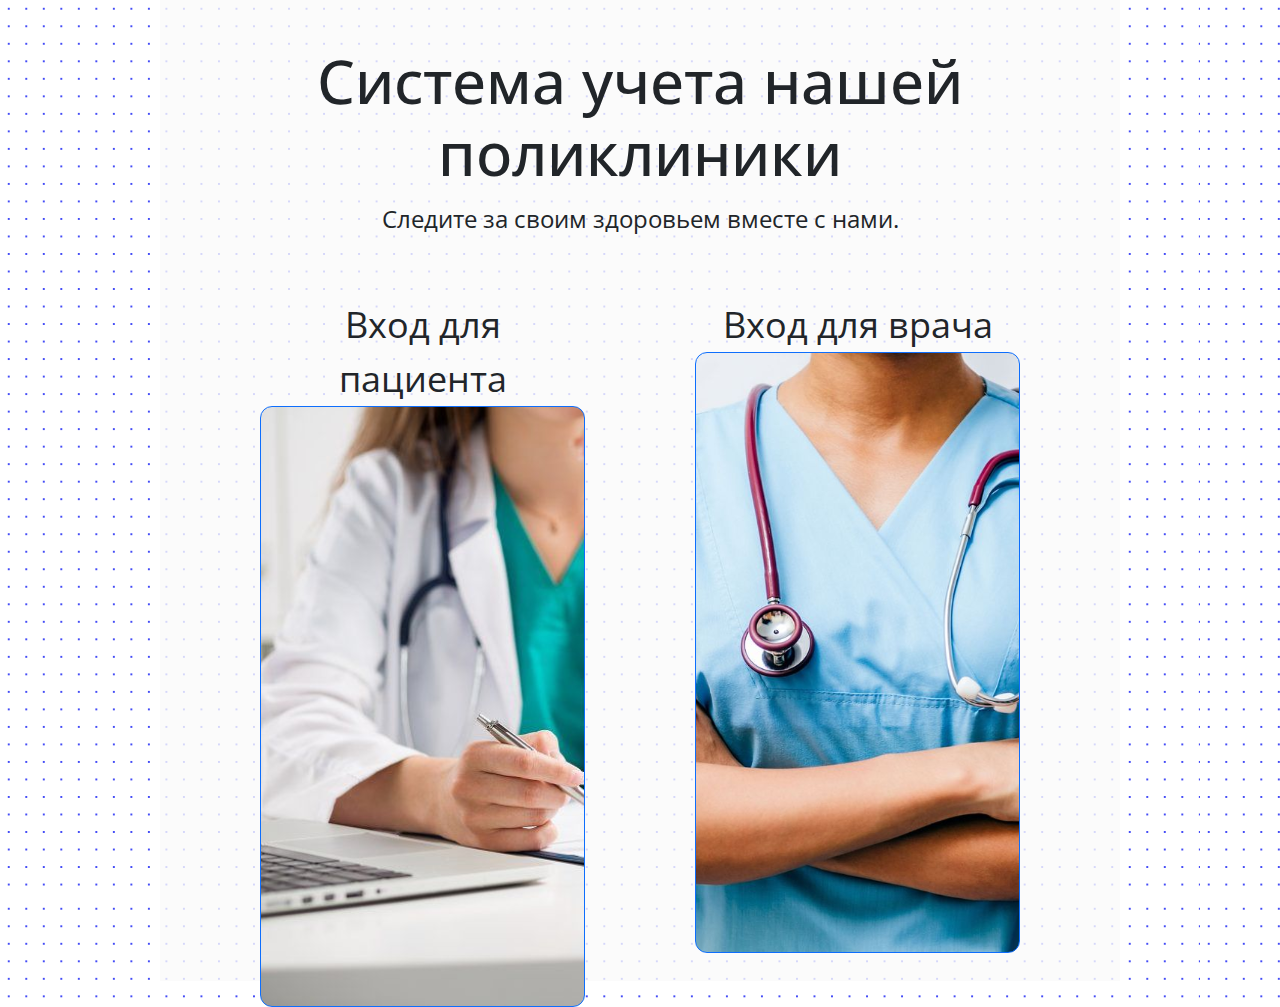
<file: prototype/index.html>
<!DOCTYPE html>
<html lang="en">

<head>
  <meta charset="UTF-8">
  <meta name="viewport" content="width=device-width, initial-scale=1.0">
  <link href="https://cdn.jsdelivr.net/npm/bootstrap@5.3.3/dist/css/bootstrap.min.css" rel="stylesheet"
    integrity="sha384-QWTKZyjpPEjISv5WaRU9OFeRpok6YctnYmDr5pNlyT2bRjXh0JMhjY6hW+ALEwIH" crossorigin="anonymous">
  <script src="https://cdn.jsdelivr.net/npm/bootstrap@5.3.3/dist/js/bootstrap.bundle.min.js"
    integrity="sha384-YvpcrYf0tY3lHB60NNkmXc5s9fDVZLESaAA55NDzOxhy9GkcIdslK1eN7N6jIeHz"
    crossorigin="anonymous"></script>
  <link rel="stylesheet" href="styles/base.css">
  <link rel="stylesheet" href="styles/index.css">
  <title></title>
</head>

<body>
  <main class="content w-75 mx-auto">
    <div class="container h-100">
      <div class="row">
        <div class="col text-center">
          <h1>Cистема учета нашей поликлиники</h1>
          <p>Следите за своим здоровьем вместе с нами.</p>
        </div>
      </div>
      <div class="row">
        <div class="col-md-6 d-flex align-items-center justify-content-center" style="height: 75vh;">
          <a href="patient-cabinet.html" class="container btn h-100 w-100 p-4">
            <p class="card-title landing-button-title">Вход для пациента</p>
            <div class="btn btn-primary btn-custom btn-custom-patient btn-lg h-100 w-100"></div>
          </a>
        </div>
        <div class="col-md-6 d-flex align-items-center justify-content-center" style="height: 75vh;">
          <a href="doctor/doctor-cabinet.html" class="container btn h-100 w-100 p-4">
            <p class="card-title landing-button-title">Вход для врача</p>
            <div class="btn btn-primary btn-custom btn-custom-doctor btn-lg h-100 w-100"></div>
          </a>
        </div>
      </div>
    </div>
  </main>
</body>

</html>
</file>
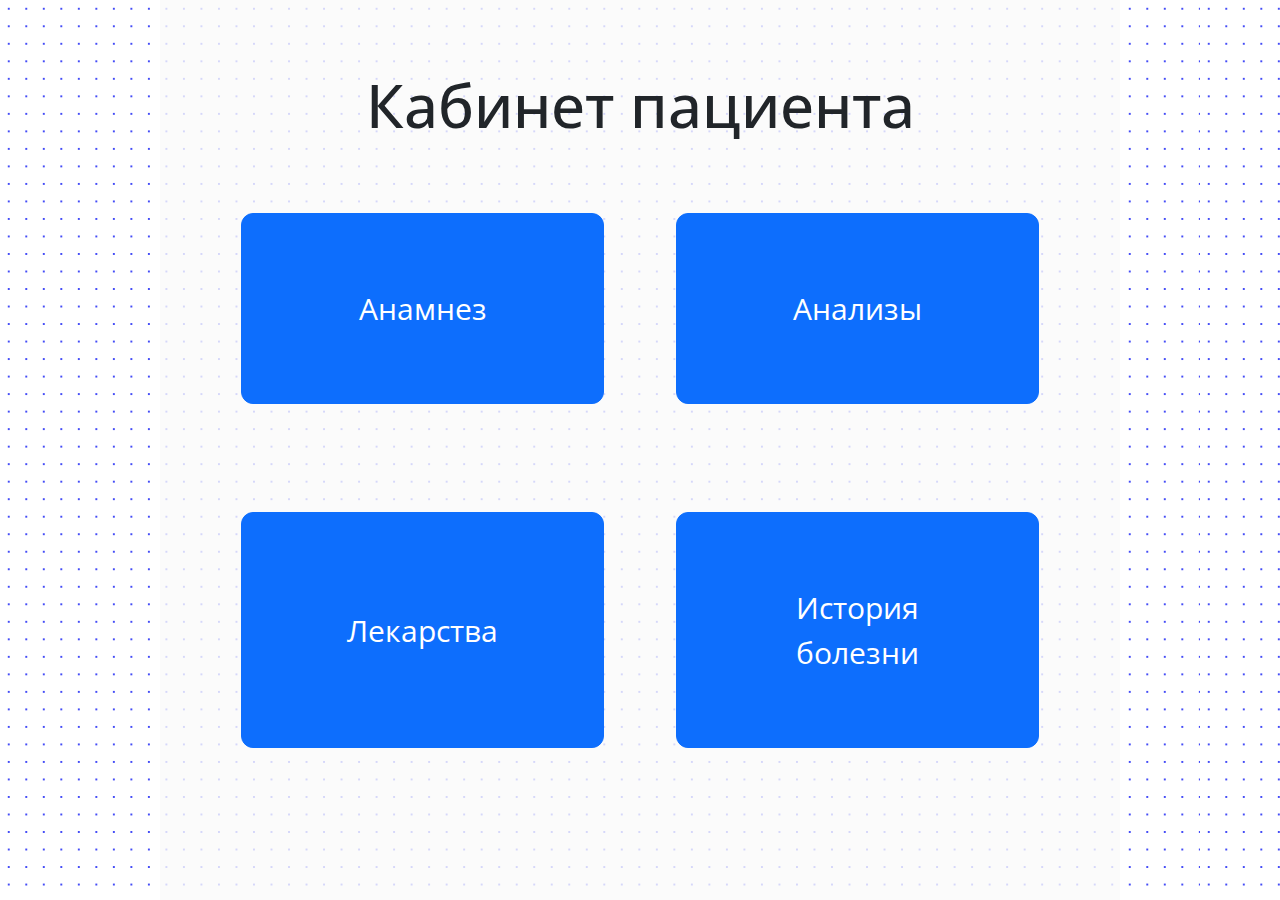
<file: prototype/patient-cabinet.html>
<!DOCTYPE html>
<html lang="en">

<head>
  <meta charset="UTF-8">
  <meta name="viewport" content="width=device-width, initial-scale=1.0">
  <link href="https://cdn.jsdelivr.net/npm/bootstrap@5.3.3/dist/css/bootstrap.min.css" rel="stylesheet"
    integrity="sha384-QWTKZyjpPEjISv5WaRU9OFeRpok6YctnYmDr5pNlyT2bRjXh0JMhjY6hW+ALEwIH" crossorigin="anonymous">
  <script src="https://cdn.jsdelivr.net/npm/bootstrap@5.3.3/dist/js/bootstrap.bundle.min.js"
    integrity="sha384-YvpcrYf0tY3lHB60NNkmXc5s9fDVZLESaAA55NDzOxhy9GkcIdslK1eN7N6jIeHz"
    crossorigin="anonymous"></script>
  <link rel="stylesheet" href="styles/base.css">
  <link rel="stylesheet" href="styles/index.css">
  <title></title>
</head>

<body>
  <main class="content w-75 mx-auto">
    <header class="text-center p-3">
      <h1>Кабинет пациента</h1>
    </header>
    <div class="container h-100">
      <div class="row row-cols-1 row-cols-md-2 g-4 h-50">
        <div class="col p-4 d-flex align-items-center justify-content-center">
          <a href="#" class="btn btn-primary btn-lg h-100 w-100 text-center d-flex align-items-center justify-content-center cabinet-link">Анамнез</a>
        </div>
        <div class="col p-4 d-flex align-items-center justify-content-center">
          <a href="#" class="btn btn-primary btn-lg h-100 w-100 text-center d-flex align-items-center justify-content-center cabinet-link">Анализы</a>
        </div>
        <div class="col p-4 d-flex align-items-center justify-content-center">
          <a href="#" class="btn btn-primary btn-lg h-100 w-100 text-center d-flex align-items-center justify-content-center cabinet-link">Лекарства</a>
        </div>
        <div class="col p-4 d-flex align-items-center justify-content-center">
          <a href="patient/history.html" class="btn btn-primary btn-lg h-100 w-100 text-center d-flex align-items-center justify-content-center cabinet-link">История болезни</a>
        </div>
      </div>
    </div>
  </main>
</body>

</html>
</file>
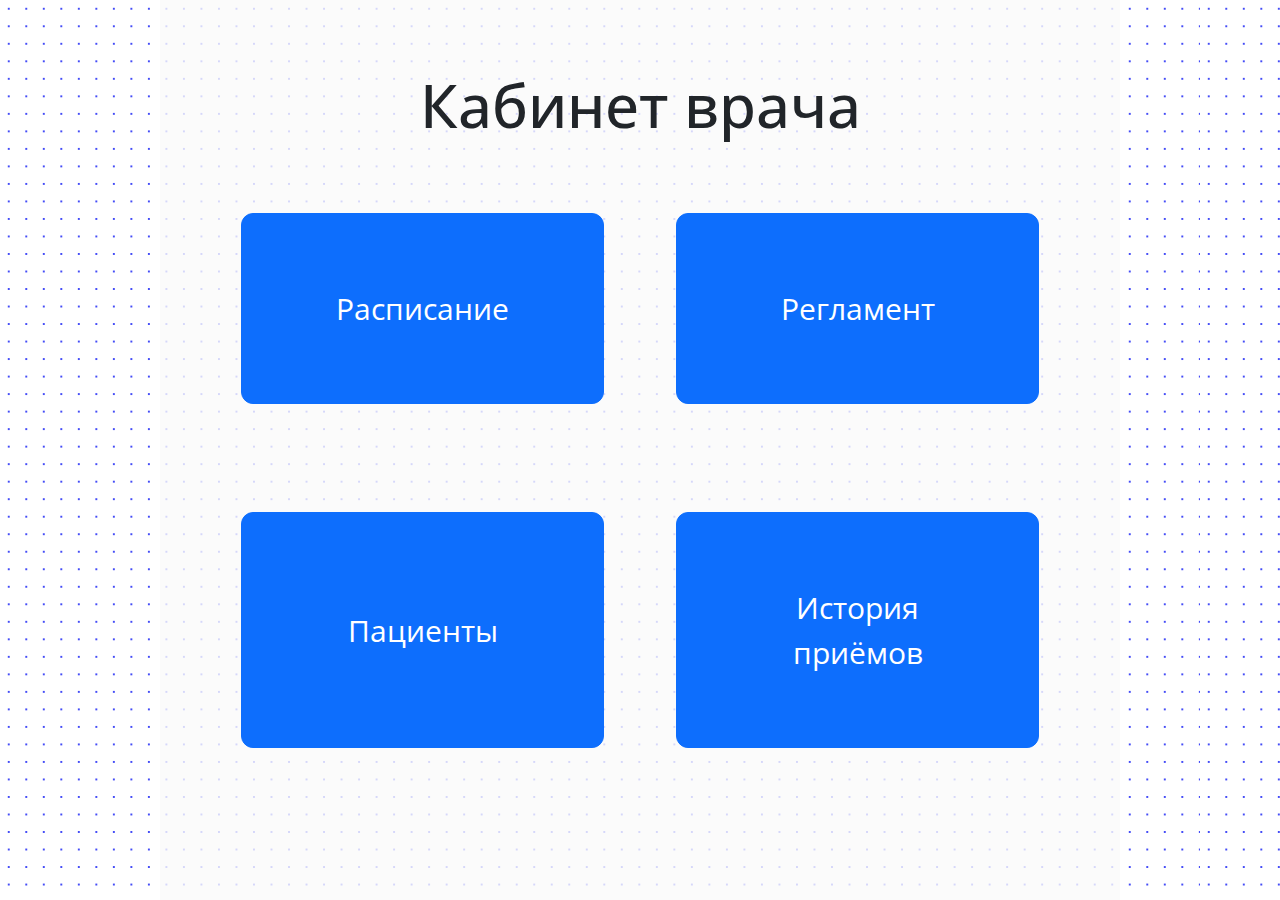
<file: prototype/doctor/doctor-cabinet.html>
<!DOCTYPE html>
<html lang="en">

<head>
  <meta charset="UTF-8">
  <meta name="viewport" content="width=device-width, initial-scale=1.0">
  <link href="https://cdn.jsdelivr.net/npm/bootstrap@5.3.3/dist/css/bootstrap.min.css" rel="stylesheet"
    integrity="sha384-QWTKZyjpPEjISv5WaRU9OFeRpok6YctnYmDr5pNlyT2bRjXh0JMhjY6hW+ALEwIH" crossorigin="anonymous">
  <script src="https://cdn.jsdelivr.net/npm/bootstrap@5.3.3/dist/js/bootstrap.bundle.min.js"
    integrity="sha384-YvpcrYf0tY3lHB60NNkmXc5s9fDVZLESaAA55NDzOxhy9GkcIdslK1eN7N6jIeHz"
    crossorigin="anonymous"></script>
  <link rel="stylesheet" href="../styles/base.css">
  <link rel="stylesheet" href="../styles/index.css">
  <title></title>
</head>

<body>
  <main class="content w-75 mx-auto">
    <header class="text-center p-3">
      <h1>Кабинет врача</h1>
    </header>
    <div class="container h-100">
      <div class="row row-cols-1 row-cols-md-2 g-4 h-50">
        <div class="col p-4 d-flex align-items-center justify-content-center">
          <a href="doctor-schedule.html"
            class="btn btn-primary btn-lg h-100 w-100 text-center d-flex align-items-center justify-content-center cabinet-link">Расписание</a>
        </div>
        <div class="col p-4 d-flex align-items-center justify-content-center">
          <a href="#"
            class="btn btn-primary btn-lg h-100 w-100 text-center d-flex align-items-center justify-content-center cabinet-link">Регламент</a>
        </div>
        <div class="col p-4 d-flex align-items-center justify-content-center">
          <a href="doctor-patients.html"
            class="btn btn-primary btn-lg h-100 w-100 text-center d-flex align-items-center justify-content-center cabinet-link">Пациенты</a>
        </div>
        <div class="col p-4 d-flex align-items-center justify-content-center">
          <a href="#"
            class="btn btn-primary btn-lg h-100 w-100 text-center d-flex align-items-center justify-content-center cabinet-link">История
            приёмов</a>
        </div>
      </div>
    </div>
  </main>
</body>

</html>
</file>
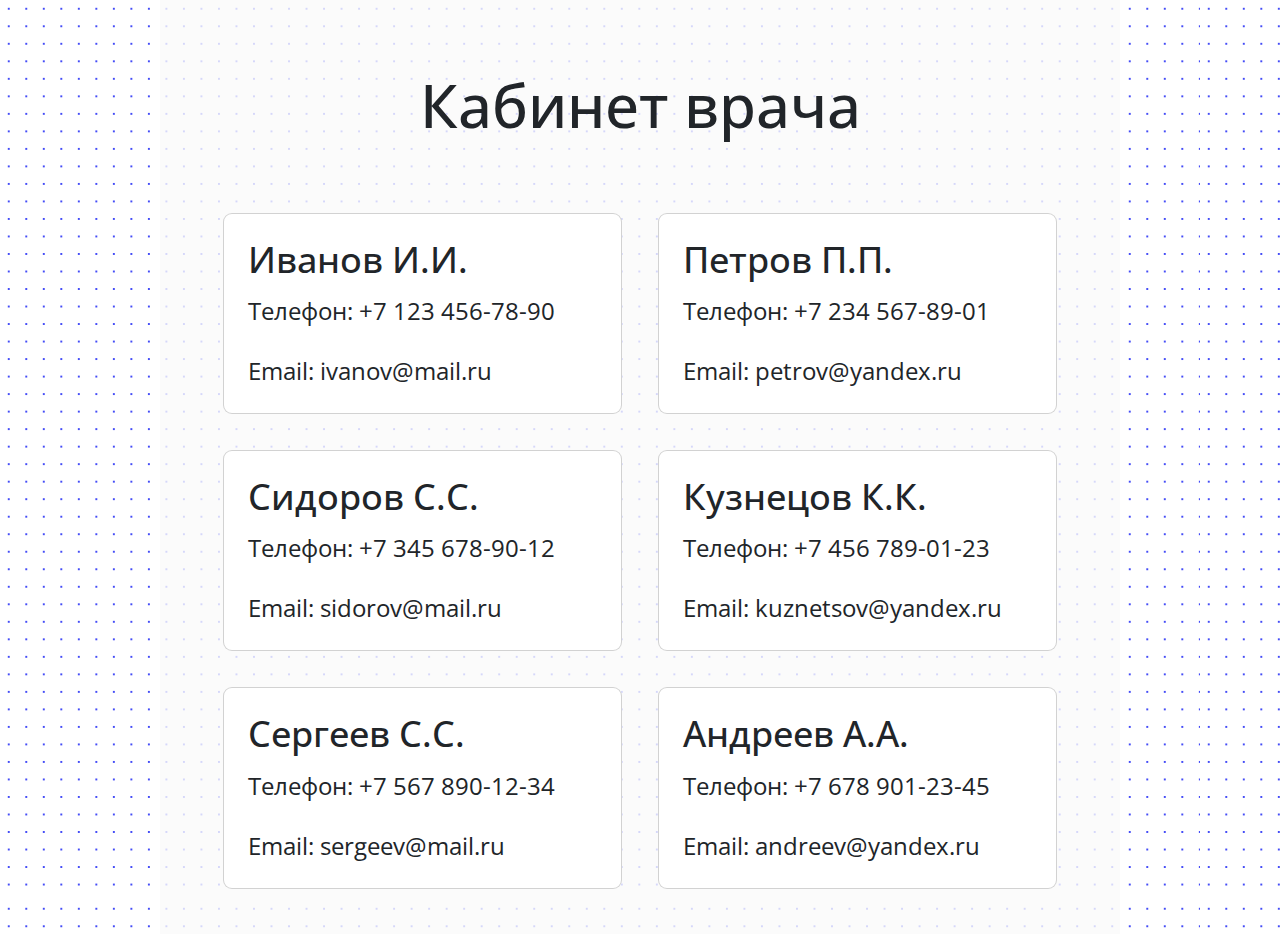
<file: prototype/doctor/doctor-patients.html>
<!DOCTYPE html>
<html lang="en">

<head>
  <meta charset="UTF-8">
  <meta name="viewport" content="width=device-width, initial-scale=1.0">
  <link href="https://cdn.jsdelivr.net/npm/bootstrap@5.3.3/dist/css/bootstrap.min.css" rel="stylesheet"
    integrity="sha384-QWTKZyjpPEjISv5WaRU9OFeRpok6YctnYmDr5pNlyT2bRjXh0JMhjY6hW+ALEwIH" crossorigin="anonymous">
  <script src="https://cdn.jsdelivr.net/npm/bootstrap@5.3.3/dist/js/bootstrap.bundle.min.js"
    integrity="sha384-YvpcrYf0tY3lHB60NNkmXc5s9fDVZLESaAA55NDzOxhy9GkcIdslK1eN7N6jIeHz"
    crossorigin="anonymous"></script>
  <link rel="stylesheet" href="../styles/base.css">
  <link rel="stylesheet" href="../styles/index.css">
  <title></title>
</head>

<body>
  <main class="content w-75 mx-auto">
    <header class="text-center p-3">
      <h1>Кабинет врача</h1>
    </header>
    <div class="container mt-4">
      <div class="row row-cols-1 row-cols-md-2 g-4">
        <div class="col">
          <div class="card">
            <div class="card-body">
              <h5 class="card-title">Иванов И.И.</h5>
              <p class="card-text">Телефон: +7 123 456-78-90</p>
              <p class="card-text">Email: ivanov@mail.ru</p>
            </div>
          </div>
        </div>
        <div class="col">
          <div class="card">
            <div class="card-body">
              <h5 class="card-title">Петров П.П.</h5>
              <p class="card-text">Телефон: +7 234 567-89-01</p>
              <p class="card-text">Email: petrov@yandex.ru</p>
            </div>
          </div>
        </div>
        <div class="col">
          <div class="card">
            <div class="card-body">
              <h5 class="card-title">Сидоров С.С.</h5>
              <p class="card-text">Телефон: +7 345 678-90-12</p>
              <p class="card-text">Email: sidorov@mail.ru</p>
            </div>
          </div>
        </div>
        <div class="col">
          <div class="card">
            <div class="card-body">
              <h5 class="card-title">Кузнецов К.К.</h5>
              <p class="card-text">Телефон: +7 456 789-01-23</p>
              <p class="card-text">Email: kuznetsov@yandex.ru</p>
            </div>
          </div>
        </div>
        <div class="col">
          <div class="card">
            <div class="card-body">
              <h5 class="card-title">Сергеев С.С.</h5>
              <p class="card-text">Телефон: +7 567 890-12-34</p>
              <p class="card-text">Email: sergeev@mail.ru</p>
            </div>
          </div>
        </div>
        <div class="col">
          <div class="card">
            <div class="card-body">
              <h5 class="card-title">Андреев А.А.</h5>
              <p class="card-text">Телефон: +7 678 901-23-45</p>
              <p class="card-text">Email: andreev@yandex.ru</p>
            </div>
          </div>
        </div>
      </div>
    </div>
  </main>
</body>

</html>
</file>
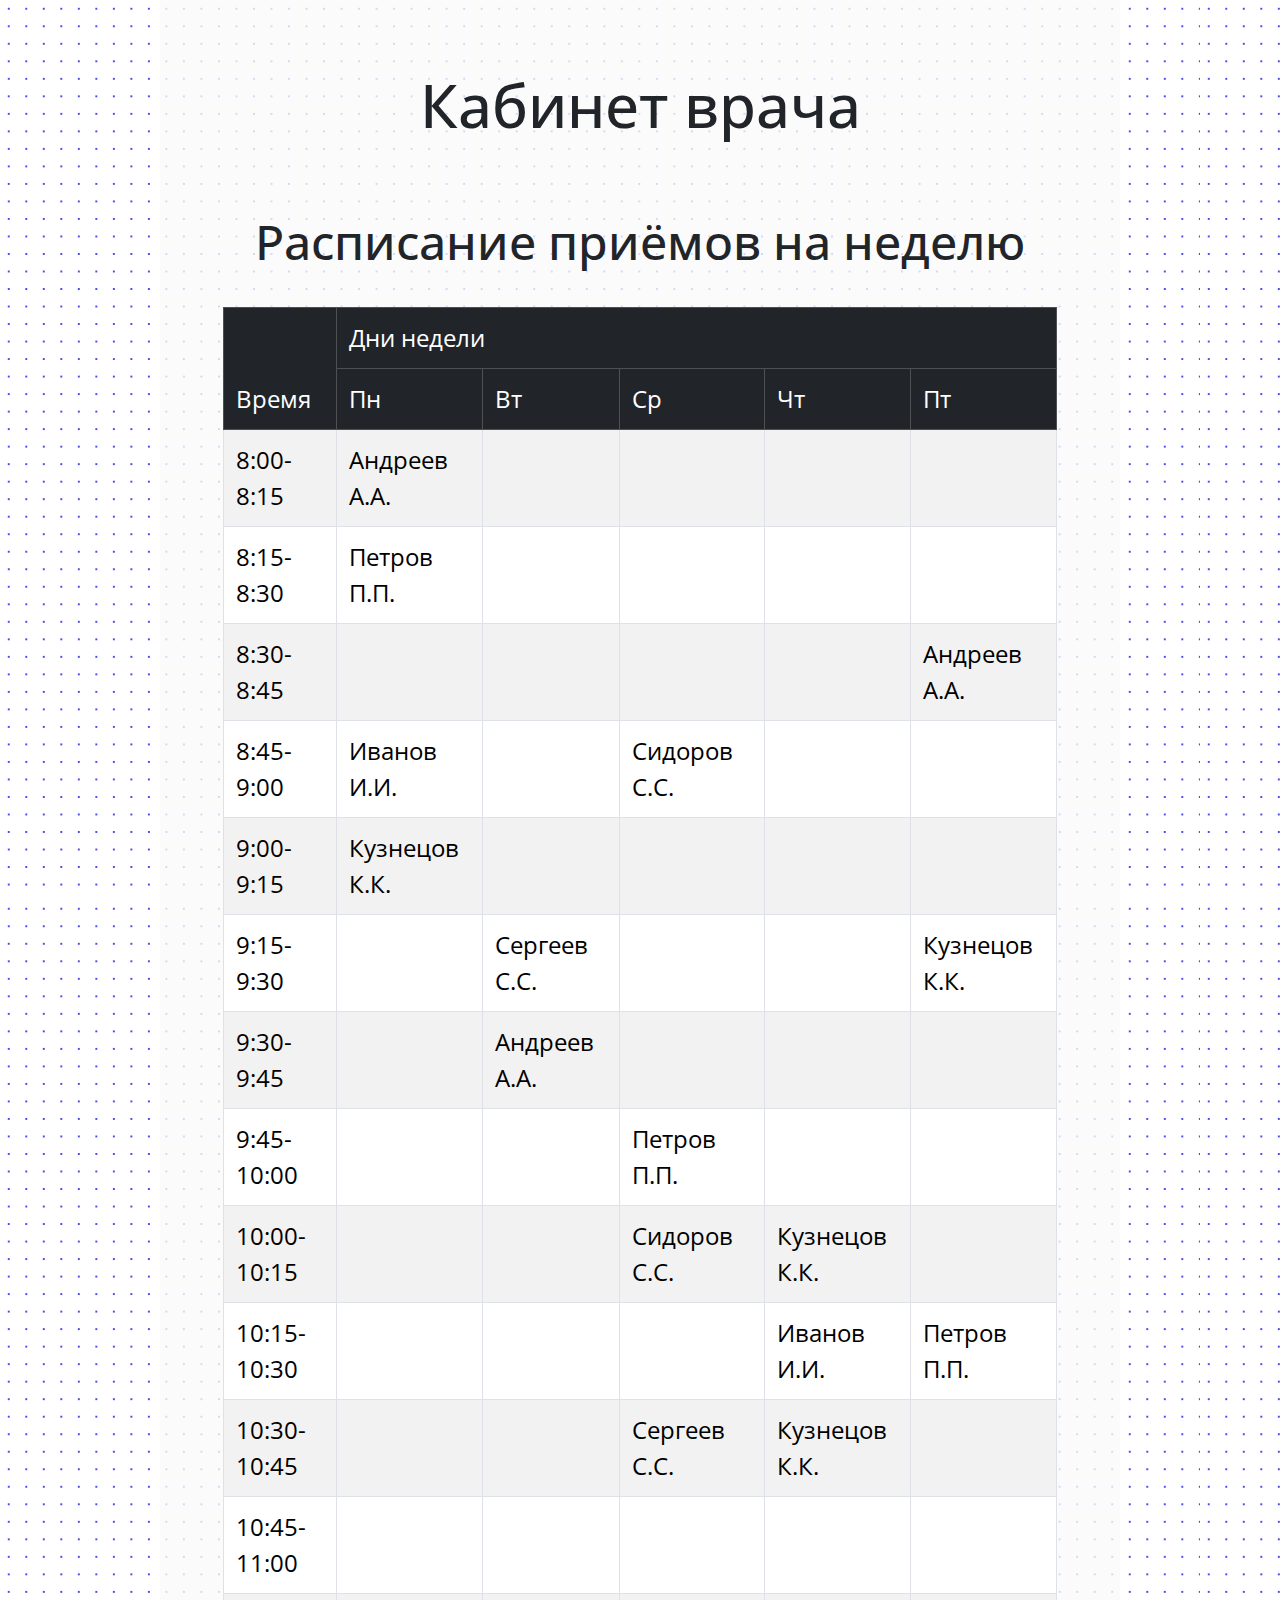
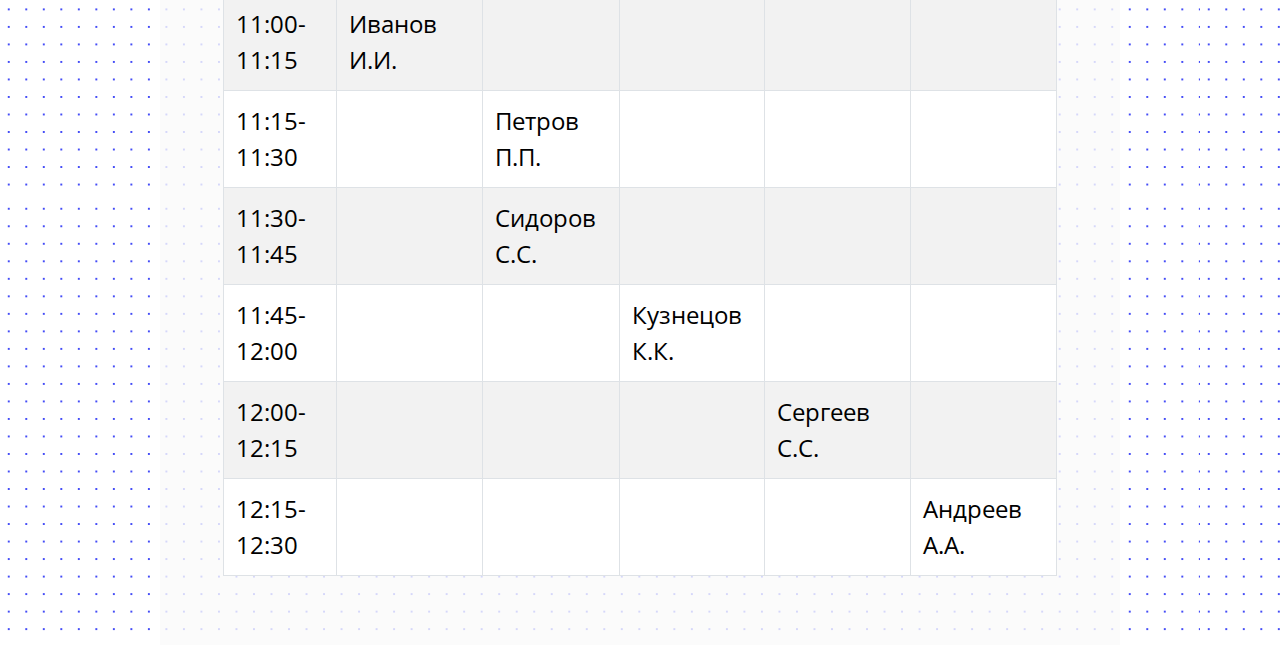
<file: prototype/doctor/doctor-schedule.html>
<!DOCTYPE html>
<html lang="en">

<head>
  <meta charset="UTF-8">
  <meta name="viewport" content="width=device-width, initial-scale=1.0">
  <link href="https://cdn.jsdelivr.net/npm/bootstrap@5.3.3/dist/css/bootstrap.min.css" rel="stylesheet"
    integrity="sha384-QWTKZyjpPEjISv5WaRU9OFeRpok6YctnYmDr5pNlyT2bRjXh0JMhjY6hW+ALEwIH" crossorigin="anonymous">
  <script src="https://cdn.jsdelivr.net/npm/bootstrap@5.3.3/dist/js/bootstrap.bundle.min.js"
    integrity="sha384-YvpcrYf0tY3lHB60NNkmXc5s9fDVZLESaAA55NDzOxhy9GkcIdslK1eN7N6jIeHz"
    crossorigin="anonymous"></script>
  <link rel="stylesheet" href="../styles/base.css">
  <link rel="stylesheet" href="../styles/index.css">
  <title></title>
</head>

<body>
  <main class="content w-75 mx-auto">
    <header class="text-center p-3">
      <h1>Кабинет врача</h1>
    </header>
    <div class="container mt-4">
      <h2 class="mb-4 text-center">Расписание приёмов на неделю</h2>
      <table class="table table-striped table-bordered">
        <thead class="table-dark">
          <tr>
            <th rowspan="2">Время</th>
            <th colspan="5">Дни недели</th>
          </tr>
          <tr>
            <th>Пн</th>
            <th>Вт</th>
            <th>Ср</th>
            <th>Чт</th>
            <th>Пт</th>
          </tr>
        </thead>
        <tbody>
          <tr>
            <td>8:00-8:15</td>
            <td>Андреев А.А.</td>
            <td></td>
            <td></td>
            <td></td>
            <td></td>
          </tr>
          <tr>
            <td>8:15-8:30</td>
            <td>Петров П.П.</td>
            <td></td>
            <td></td>
            <td></td>
            <td></td>
          </tr>
          <tr>
            <td>8:30-8:45</td>
            <td></td>
            <td></td>
            <td></td>
            <td></td>
            <td>Андреев А.А.</td>
          </tr>
          <tr>
            <td>8:45-9:00</td>
            <td>Иванов И.И.</td>
            <td></td>
            <td>Сидоров С.С.</td>
            <td></td>
            <td></td>
          </tr>
          <tr>
            <td>9:00-9:15</td>
            <td>Кузнецов К.К.</td>
            <td></td>
            <td></td>
            <td></td>
            <td></td>
          </tr>
          <tr>
            <td>9:15-9:30</td>
            <td></td>
            <td>Сергеев С.С.</td>
            <td></td>
            <td></td>
            <td>Кузнецов К.К.</td>
          </tr>
          <tr>
            <td>9:30-9:45</td>
            <td></td>
            <td>Андреев А.А.</td>
            <td></td>
            <td></td>
            <td></td>
          </tr>
          <tr>
            <td>9:45-10:00</td>
            <td></td>
            <td></td>
            <td>Петров П.П.</td>
            <td></td>
            <td></td>
          </tr>
          <tr>
            <td>10:00-10:15</td>
            <td></td>
            <td></td>
            <td>Сидоров С.С.</td>
            <td>Кузнецов К.К.</td>
            <td></td>
          </tr>
          <tr>
            <td>10:15-10:30</td>
            <td></td>
            <td></td>
            <td></td>
            <td>Иванов И.И.</td>
            <td>Петров П.П.</td>
          </tr>
          <tr>
            <td>10:30-10:45</td>
            <td></td>
            <td></td>
            <td>Сергеев С.С.</td>
            <td>Кузнецов К.К.</td>
            <td></td>
          </tr>
          <tr>
            <td>10:45-11:00</td>
            <td></td>
            <td></td>
            <td></td>
            <td></td>
            <td></td>
          </tr>
          <tr>
            <td>11:00-11:15</td>
            <td>Иванов И.И.</td>
            <td></td>
            <td></td>
            <td></td>
            <td></td>
          </tr>
          <tr>
            <td>11:15-11:30</td>
            <td></td>
            <td>Петров П.П.</td>
            <td></td>
            <td></td>
            <td></td>
          </tr>
          <tr>
            <td>11:30-11:45</td>
            <td></td>
            <td>Сидоров С.С.</td>
            <td></td>
            <td></td>
            <td></td>
          </tr>
          <tr>
            <td>11:45-12:00</td>
            <td></td>
            <td></td>
            <td>Кузнецов К.К.</td>
            <td></td>
            <td></td>
          </tr>
          <tr>
            <td>12:00-12:15</td>
            <td></td>
            <td></td>
            <td></td>
            <td>Сергеев С.С.</td>
            <td></td>
          </tr>
          <tr>
            <td>12:15-12:30</td>
            <td></td>
            <td></td>
            <td></td>
            <td></td>
            <td>Андреев А.А.</td>
          </tr>
  </main>
</body>

</html>
</file>
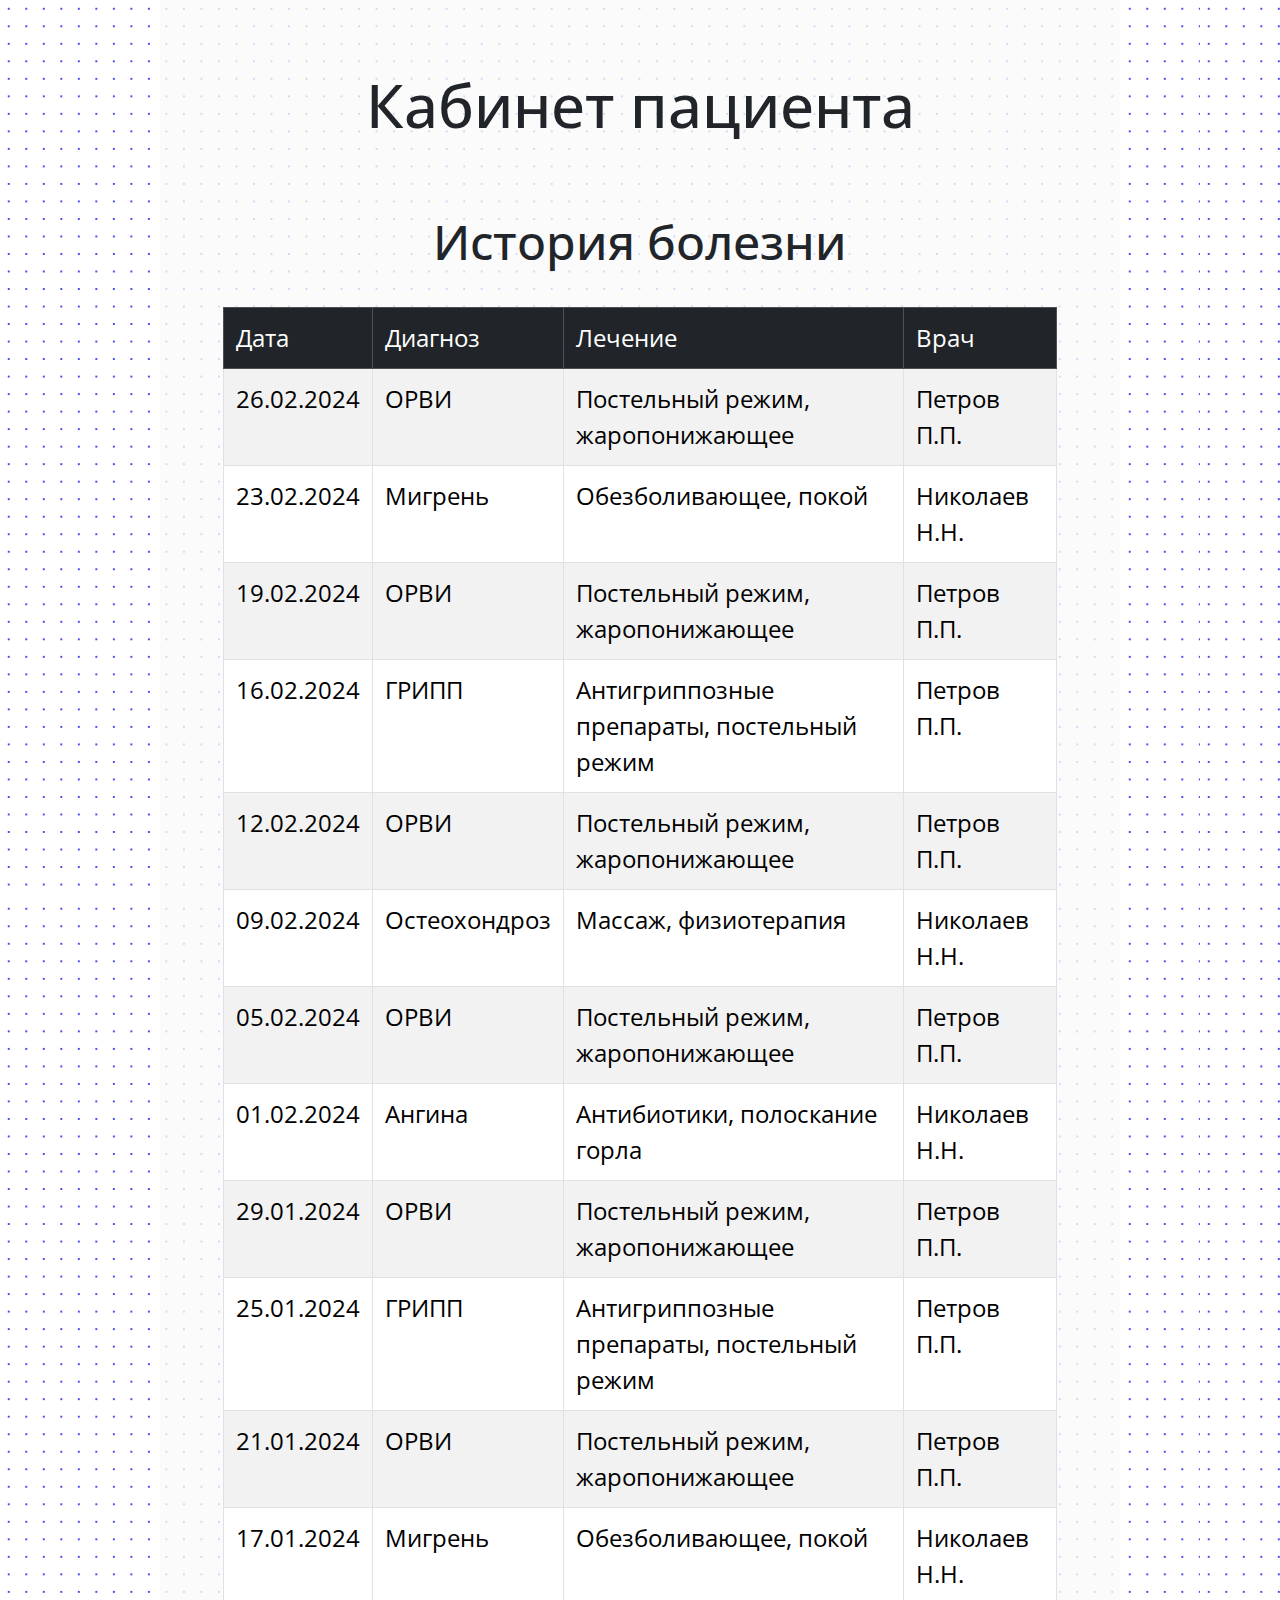
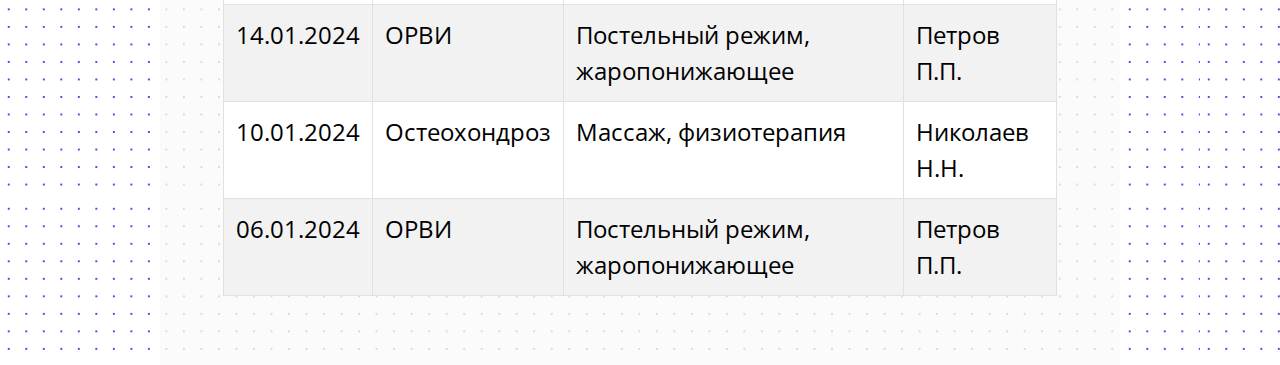
<file: prototype/patient/history.html>
<!DOCTYPE html>
<html lang="en">

<head>
  <meta charset="UTF-8">
  <meta name="viewport" content="width=device-width, initial-scale=1.0">
  <link href="https://cdn.jsdelivr.net/npm/bootstrap@5.3.3/dist/css/bootstrap.min.css" rel="stylesheet"
    integrity="sha384-QWTKZyjpPEjISv5WaRU9OFeRpok6YctnYmDr5pNlyT2bRjXh0JMhjY6hW+ALEwIH" crossorigin="anonymous">
  <script src="https://cdn.jsdelivr.net/npm/bootstrap@5.3.3/dist/js/bootstrap.bundle.min.js"
    integrity="sha384-YvpcrYf0tY3lHB60NNkmXc5s9fDVZLESaAA55NDzOxhy9GkcIdslK1eN7N6jIeHz"
    crossorigin="anonymous"></script>
  <link rel="stylesheet" href="../styles/base.css">
  <link rel="stylesheet" href="../styles/index.css">
  <title></title>
</head>

<body>
  <main class="content w-75 mx-auto">
    <header class="text-center p-3">
      <h1>Кабинет пациента</h1>
    </header>
    <div class="container mt-4">
      <h2 class="mb-4 text-center">История болезни</h2>
      <table class="table table-striped table-bordered">
        <thead class="table-dark">
          <tr>
            <th>Дата</th>
            <th>Диагноз</th>
            <th>Лечение</th>
            <th>Врач</th>
          </tr>
        </thead>
        <tbody>
          <tr>
            <td>26.02.2024</td>
            <td>ОРВИ</td>
            <td>Постельный режим, жаропонижающее</td>
            <td>Петров П.П.</td>
          </tr>
          <tr>
            <td>23.02.2024</td>
            <td>Мигрень</td>
            <td>Обезболивающее, покой</td>
            <td>Николаев Н.Н.</td>
          </tr>
          <tr>
            <td>19.02.2024</td>
            <td>ОРВИ</td>
            <td>Постельный режим, жаропонижающее</td>
            <td>Петров П.П.</td>
          </tr>
          <tr>
            <td>16.02.2024</td>
            <td>ГРИПП</td>
            <td>Антигриппозные препараты, постельный режим</td>
            <td>Петров П.П.</td>
          </tr>
          <tr>
            <td>12.02.2024</td>
            <td>ОРВИ</td>
            <td>Постельный режим, жаропонижающее</td>
            <td>Петров П.П.</td>
          </tr>
          <tr>
            <td>09.02.2024</td>
            <td>Остеохондроз</td>
            <td>Массаж, физиотерапия</td>
            <td>Николаев Н.Н.</td>
          </tr>
          <tr>
            <td>05.02.2024</td>
            <td>ОРВИ</td>
            <td>Постельный режим, жаропонижающее</td>
            <td>Петров П.П.</td>
          </tr>
          <tr>
            <td>01.02.2024</td>
            <td>Ангина</td>
            <td>Антибиотики, полоскание горла</td>
            <td>Николаев Н.Н.</td>
          </tr>
          <tr>
            <td>29.01.2024</td>
            <td>ОРВИ</td>
            <td>Постельный режим, жаропонижающее</td>
            <td>Петров П.П.</td>
          </tr>
          <tr>
            <td>25.01.2024</td>
            <td>ГРИПП</td>
            <td>Антигриппозные препараты, постельный режим</td>
            <td>Петров П.П.</td>
          </tr>
          <tr>
            <td>21.01.2024</td>
            <td>ОРВИ</td>
            <td>Постельный режим, жаропонижающее</td>
            <td>Петров П.П.</td>
          </tr>
          <tr>
            <td>17.01.2024</td>
            <td>Мигрень</td>
            <td>Обезболивающее, покой</td>
            <td>Николаев Н.Н.</td>
          </tr>
          <tr>
            <td>14.01.2024</td>
            <td>ОРВИ</td>
            <td>Постельный режим, жаропонижающее</td>
            <td>Петров П.П.</td>
          </tr>
          <tr>
            <td>10.01.2024</td>
            <td>Остеохондроз</td>
            <td>Массаж, физиотерапия</td>
            <td>Николаев Н.Н.</td>
          </tr>
          <tr>
            <td>06.01.2024</td>
            <td>ОРВИ</td>
            <td>Постельный режим, жаропонижающее</td>
            <td>Петров П.П.</td>
          </tr>
        </tbody>
      </table>
    </div>
  </main>
</body>

</html>
</file>
<file: prototype/styles/base.css>
@import url('https://fonts.googleapis.com/css2?family=Bebas+Neue&family=Gabarito&family=Open+Sans:wght@400;700&family=Play:wght@700&family=Roboto&display=swap');

* {
  font-family: "Open Sans", sans-serif;
  font-weight: 400;
  font-style: normal;
  box-sizing: border-box;
  margin: 0;
  padding: 0;
}

html,
body {
  font-family: "Open Sans", sans-serif;
  font-weight: 400;
  font-style: normal;
  font-size: 24px;
}

body {
  background-color: #ffffff;
  background-image: url('../images/background.png');
  background-repeat: repeat;
}

.content {
  background-color: rgba(250, 250, 250, 0.8);
  padding: 5vh;
  min-height: 100vh;
}
</file>
<file: prototype/styles/index.css>
body {
  height: 100vh;
}

.btn-custom {
  background-size: cover;
  background-blend-mode: multiply;
  display: flex;
  align-items: end;
  justify-content: center;
  height: 100%;
  color: black;
  background-color: rgba(255, 255, 255, 0.9);
}

.btn-custom-patient {
  background-image: url("../images/consult-landing.jpg");
}

.btn-custom-doctor {
  background-image: url("../images/doctor-landing.jpg");
  background-position-x: 50%;
}

.card-title {
  font-size: 1.5rem;
}

.cabinet-link {
  padding: 3rem;
}
</file>
